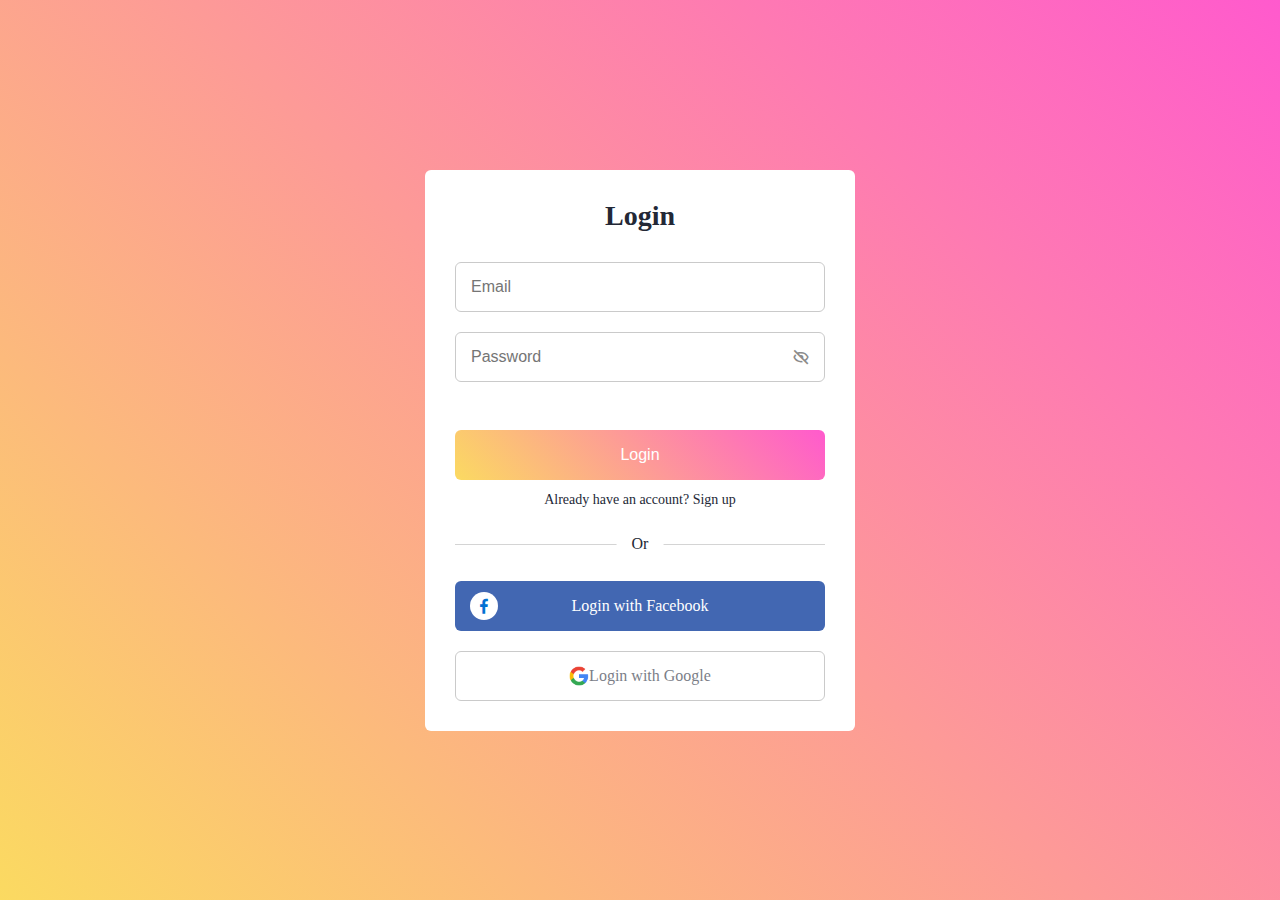
<file: login.html>
<!DOCTYPE html>
<html lang="en">
<head>
    <meta charset="UTF-8">
    <meta http-equiv="X-UA-Compatible" content="IE=edge">
    <meta name="viewport" content="width=device-width, initial-scale=1.0">
    <title>Login</title>
    <link rel="shortcut icon" href="./assets/image/Logo_VPF.png" type="image/x-icon">
    <link rel="stylesheet" href="./assets/css/login.css">
    <!-- Boxicon -->
    <link href='https://unpkg.com/boxicons@2.1.4/css/boxicons.min.css' rel='stylesheet'>
</head>
<body>
    <section class="container forms">
        <div class="form login">
            <div class="form-content">
                <header>Login</header>

                <form action="#">
                    <div class="field input-field">
                        <input type="email" placeholder="Email" class="input">
                    </div>

                    <div class="field input-field">
                        <input type="password" placeholder="Password" class="input">
                        <i class="bx bx-hide eye-icon"></i>
                    </div>

                    <div class="form-link">
                        <a href="#" class="forgot-pass">Forgot password?</a>
                    </div>

                    <div class="field input-field">
                        <button><a href="./index.html">Login</a></button>
                    </div>
                </form>

                <div class="form-link">
                    <span>Already have an account? <a href="./signup.html" class="link signup-link">Sign up</a></span>
                </div>
            </div>

            <div class="line"></div>

            <div class="media-options">
                <a href="#" class="field facebook">
                    <i class="bx bxl-facebook facebook-icon"></i>
                    <span>Login with Facebook</span>
                </a>
            </div>

            <div class="media-options">
                <a href="#" class="field google">
                    <img src="./assets/image/google.png" alt="" class="google-img">
                    <span>Login with Google</span>
                </a>
            </div>
        </div>

        
    </section>

    <!-- JavaScript -->
    <script src="./assets/javascript/login.js"></script>
</body>
</html>
</file>
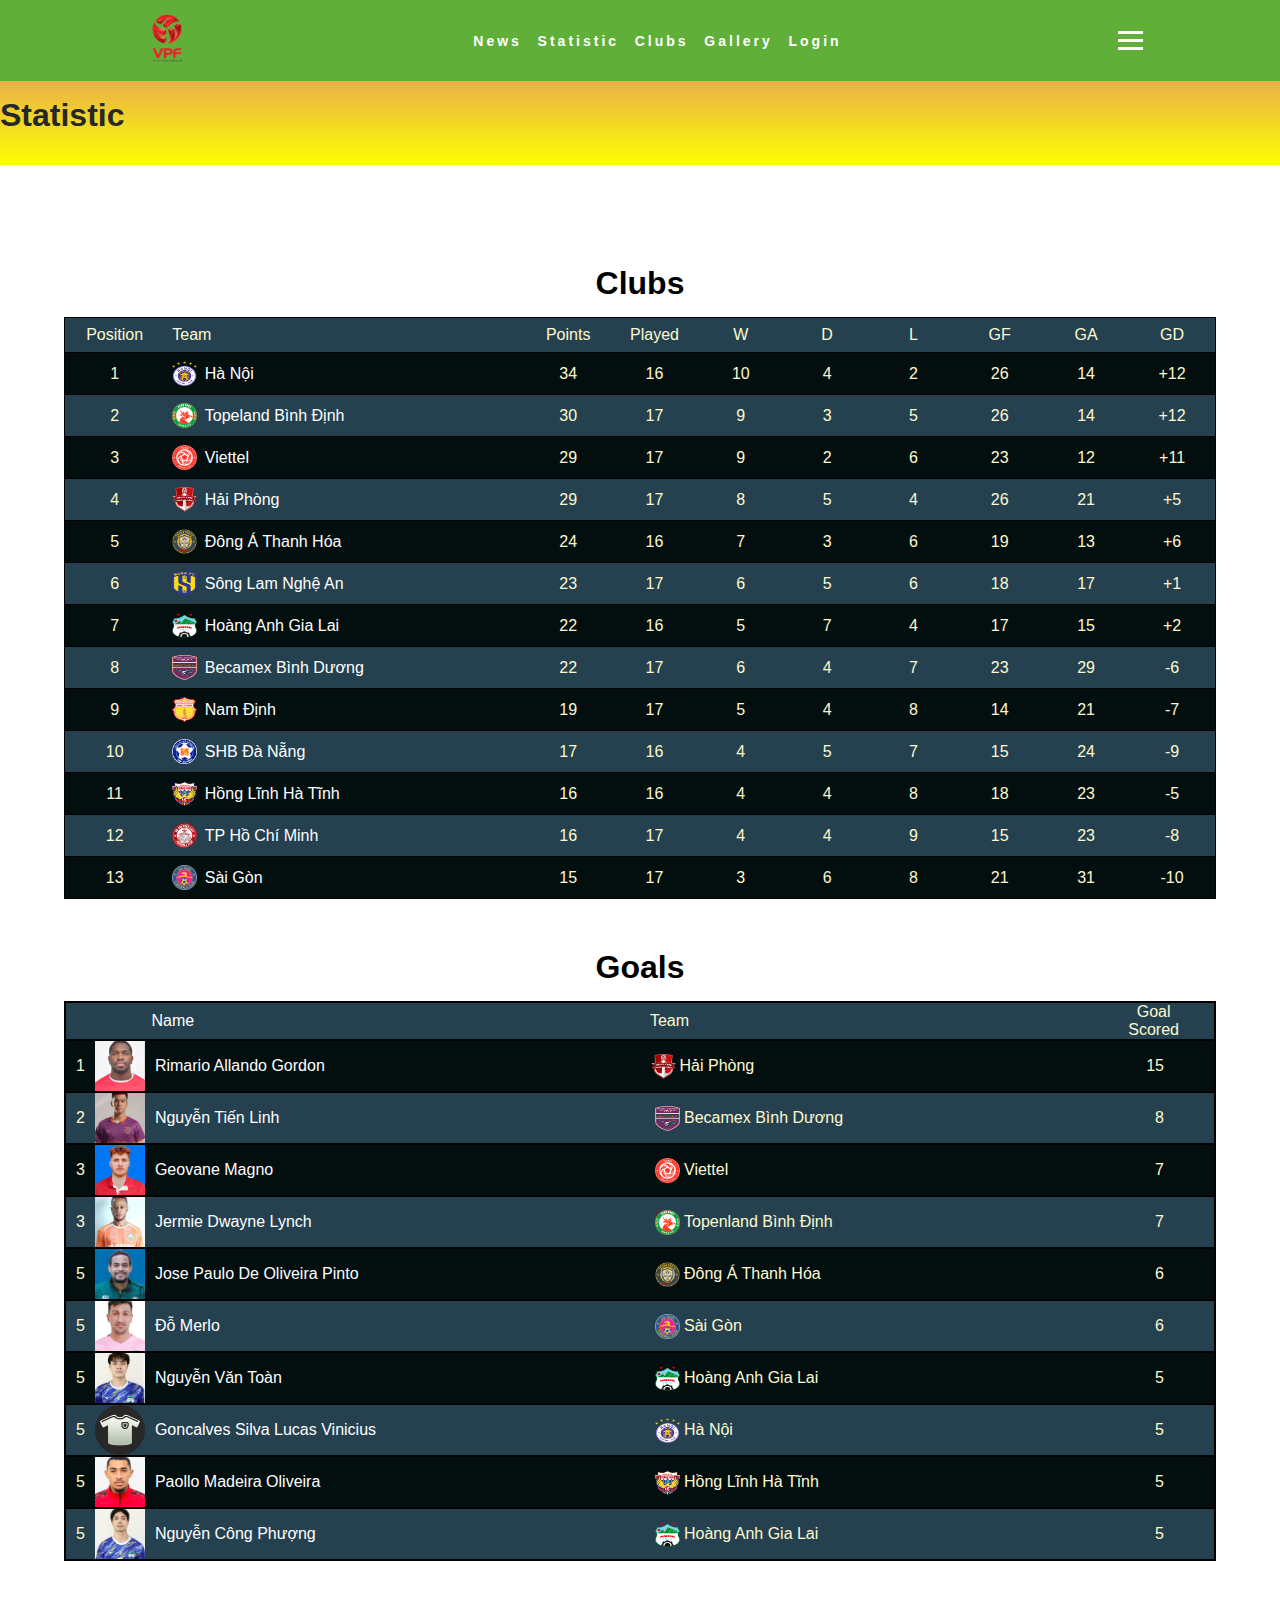
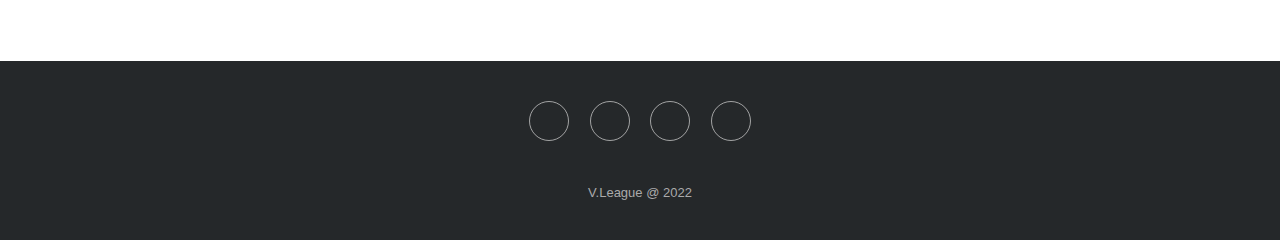
<file: statistic.html>
<!DOCTYPE html>
<html lang="en">
<head>
    <meta charset="UTF-8">
    <meta http-equiv="X-UA-Compatible" content="IE=edge">
    <meta name="viewport" content="width=device-width, initial-scale=1.0">
    <link rel="stylesheet" href="./assets/css/main.css">
    <link rel="stylesheet" href="./assets/css/standing.css">
    <link rel="shortcut icon" href="./assets/image/Logo_VPF.png" type="image/x-icon">
    <link rel="stylesheet" href="https://cdnjs.cloudflare.com/ajax/libs/font-awesome/6.2.0/css/all.min.css"
    integrity="sha512-xh6O/CkQoPOWDdYTDqeRdPCVd1SpvCA9XXcUnZS2FmJNp1coAFzvtCN9BmamE+4aHK8yyUHUSCcJHgXloTyT2A=="
    crossorigin="anonymous" referrerpolicy="no-referrer" />
    <title>Statistic</title>
</head>
<body>
    <div>
        <nav class=" hder d-flex justify-content-between">
            <div class="logo">
                <a href="./index.html"><img src="./assets/image/Logo_VPF.png" alt="" width="50px" height="50px"></a>
            </div>
            <ul class="nav-links">
                <li>
                    <a href="./new.html">News</a>
                </li>
                <li>
                    <a href="./statistic.html">Statistic</a>
                </li>
                <li>
                    <a href="./clubs.html">Clubs</a>
                </li>
                <li>
                    <a href="./photo_gallery.html">Gallery</a>
                </li>
                <li>
                    <a href="./login.html">Login</a>
                </li>
            </ul>
            <div class="burger">
                <div class="line1"></div>
                <div class="line2"></div>
                <div class="line3"></div>
            </div>
        </nav>

        <div class="container-wrapper">
            <div class="container-wrapper-content">
                <h1>Statistic</h1>
            </div>
        </div>
        </div>
        <div class="club">
            <h1>Clubs</h1>
            <table >
               <tr>
                <td>Position</td>
                <td id="team" class="clb">Team</td>
                <td class="table_col"><p>Points</p></td>
                <td class="table_col"><p>Played</p></td>
                <td class="table_col"><p>W</p></td>
                <td class="table_col"><p>D</p></td>
                <td class="table_col"><p>L</p></td>
                <td class="table_col"><p>GF</p></td>
                <td class="table_col"><p>GA</p></td>
                <td class="table_col"><p>GD</p></td>
               </tr>
               <tr>
                <td>1</td>
                <td class="clb">
                    <img src="./assets/image/statistic/Hanoi.png" alt="Ha Noi Fc" width="25px" height="25px">
                    <p class="name_club">Hà Nội</p>
                </td>
                <td class="table_col"><p>34</p></td>
                <td class="table_col"><p>16</p></td>
                <td class="table_col"><p>10</p></td>
                <td class="table_col"><p>4</p></td>
                <td class="table_col"><p>2</p></td>
                <td class="table_col"><p>26</p></td>
                <td class="table_col"><p>14</p></td>
                <td class="table_col"><p>+12</p></td>               
               </tr>
               <tr>
                <td>2</td>
                <td class="clb">
                    <img src="./assets/image/statistic/Binh_Dinh.png" alt="Binh Dinh" width="25px" height="25px">
                    <p class="name_club">Topeland Bình Định</p>
                </td>
                <td class="table_col"><p>30</p></td>
                <td class="table_col"><p>17</p></td>
                <td class="table_col"><p>9</p></td>
                <td class="table_col"><p>3</p></td>
                <td class="table_col"><p>5</p></td>
                <td class="table_col"><p>26</p></td>
                <td class="table_col"><p>14</p></td>
                <td class="table_col"><p>+12</p></td>
               </tr>
               <tr>
                <td>3</td>
                <td class="clb">
                    <img src="./assets/image/statistic/Viettel.png" alt="Viettel" width="25px" height="25px">
                    <p class="name_club">Viettel</p>                    
                </td>
                <td class="table_col"><p>29</p></td>
                <td class="table_col"><p>17</p></td>
                <td class="table_col"><p>9</p></td>
                <td class="table_col"><p>2</p></td>
                <td class="table_col"><p>6</p></td>
                <td class="table_col"><p>23</p></td>
                <td class="table_col"><p>12</p></td>
                <td class="table_col"><p>+11</p></td>
               </tr>
               <tr>
                <td>4</td>
                <td class="clb">
                    <img src="./assets/image/statistic/Hai_Phong.png" alt="Hai Phong" width="25px" height="25px">
                    <p class="name_club">Hải Phòng</p>                   
                </td>
                <td ><p>29</p></td>
                <td><p>17</p></td>
                <td><p>8</p></td>
                <td><p>5</p></td>
                <td><p>4</p></td>
                <td><p>26</p></td>
                <td><p>21</p></td>
                <td><p>+5</p></td>
               </tr>
               <tr>
                <td>5</td>
                <td class="clb">
                    <img src="./assets/image/statistic/Thanh_Hoa.png" alt="Dong A Thanh Hoa" width="25px" height="25px">
                    <p class="name_club">Đông Á Thanh Hóa</p>
                </td>
                <td><p>24</p></td>
                <td><p>16</p></td>
                <td><p>7</p></td>
                <td><p>3</p></td>
                <td><p>6</p></td>
                <td><p>19</p></td>
                <td><p>13</p></td>
                <td><p>+6</p></td>
               </tr>
               <tr>
                <td>6</td>
                <td class="clb">
                    <img src="./assets/image/statistic/Nghe_An.png" alt="Song Lam Nghe An" width="25px" height="25px">
                    <p class="name_club">Sông Lam Nghệ An</p>
                </td>
                <td class="table_col"><p>23</p></td>
                <td class="table_col"><p>17</p></td>
                <td class="table_col"><p>6</p></td>
                <td class="table_col"><p>5</p></td>
                <td class="table_col"><p>6</p></td>
                <td class="table_col"><p>18</p></td>
                <td class="table_col"><p>17</p></td>
                <td class="table_col"><p>+1</p></td>
               </tr>
               <tr>
                <td>7</td>
                <td class="clb">
                    <img src="./assets/image/statistic/HAGL.png" alt="Hoang Anh Gia Lai" width="25px" height="25px">
                    <p class="name_club">Hoàng Anh Gia Lai</p>
                </td>
                <td class="table_col"><p>22</p></td>
                <td class="table_col"><p>16</p></td>
                <td class="table_col"><p>5</p></td>
                <td class="table_col"><p>7</p></td>
                <td class="table_col"><p>4</p></td>
                <td class="table_col"><p>17</p></td>
                <td class="table_col"><p>15</p></td>
                <td class="table_col"><p>+2</p></td>
               </tr>
               <tr>
                <td>8</td>
                <td class="clb">
                    <img src="./assets/image/statistic/Binh_Duong.png" alt="Binh Duong" width="25px" height="25px">
                    <p class="name_club">Becamex Bình Dương</p>
                </td>
                <td class="table_col"><p>22</p></td>
                <td class="table_col"><p>17</p></td>
                <td class="table_col"><p>6</p></td>
                <td class="table_col"><p>4</p></td>
                <td class="table_col"><p>7</p></td>
                <td class="table_col"><p>23</p></td>
                <td class="table_col"><p>29</p></td>
                <td class="table_col"><p>-6</p></td>
               </tr>
               <tr>
                <td>9</td>
                <td class="clb">
                    <img src="./assets/image/statistic/Nam_Dinh.png" alt="Nam Dinh" width="25px" height="25px">
                    <p class="name_club">Nam Định</p>
                </td>
                <td class="table_col"><p>19</p></td>
                <td class="table_col"><p>17</p></td>
                <td class="table_col"><p>5</p></td>
                <td class="table_col"><p>4</p></td>
                <td class="table_col"><p>8</p></td>
                <td class="table_col"><p>14</p></td>
                <td class="table_col"><p>21</p></td>
                <td class="table_col"><p>-7</p></td>
               </tr>
               <tr>
                <td>10</td>
                <td class="clb">
                    <img src="./assets/image/statistic/Da_Nang.png" alt="Da nang" width="25px" height="25px">
                    <p class="name_club">SHB Đà Nẵng</p>
                </td>
                <td class="table_col"><p>17</p></td>
                <td class="table_col"><p>16</p></td>
                <td class="table_col"><p>4</p></td>
                <td class="table_col"><p>5</p></td>
                <td class="table_col"><p>7</p></td>
                <td class="table_col"><p>15</p></td>
                <td class="table_col"><p>24</p></td>
                <td class="table_col"><p>-9</p></td>
               </tr>
               <tr>
                <td>11</td>
                <td class="clb">
                    <img src="./assets/image/statistic/Ha_Tinh.png" alt="Ha Tinh" width="25px" height="25px">
                    <p class="name_club">Hồng Lĩnh Hà Tĩnh</p>
                </td>
                <td class="table_col"><p>16</p></td>
                <td class="table_col"><p>16</p></td>
                <td class="table_col"><p>4</p></td>
                <td class="table_col"><p>4</p></td>
                <td class="table_col"><p>8</p></td>
                <td class="table_col"><p>18</p></td>
                <td class="table_col"><p>23</p></td>
                <td class="table_col"><p>-5</p></td>
               </tr>
               <tr>
                <td>12</td>
                <td class="clb">
                    <img src="./assets/image/statistic/Ho_Chi_minh.png" alt="Ho Chi Minh" width="25px" height="25px">
                    <p class="name_club">TP Hồ Chí Minh</p>
                </td>
                <td class="table_col"><p>16</p></td>
                <td class="table_col"><p>17</p></td>
                <td class="table_col"><p>4</p></td>
                <td class="table_col"><p>4</p></td>
                <td class="table_col"><p>9</p></td>
                <td class="table_col"><p>15</p></td>
                <td class="table_col"><p>23</p></td>
                <td class="table_col"><p>-8</p></td>
               </tr>
               <tr>
                <td>13</td>
                <td class="clb">
                    <img src="./assets/image/statistic/Sai_Gon.webp" alt="Sai Gon" width="25px" height="25px">
                    <p class="name_club">Sài Gòn</p>
                </td>
                <td class="table_col"><p>15</p></td>
                <td class="table_col"><p>17</p></td>
                <td class="table_col"><p>3</p></td>
                <td class="table_col"><p>6</p></td>
                <td class="table_col"><p>8</p></td>
                <td class="table_col"><p>21</p></td>
                <td class="table_col"><p>31</p></td>
                <td class="table_col"><p>-10</p></td>
               </tr>
            </table>
        </div>
        <div class="goals">
            <h1>Goals</h1>
            <table>
                <tr class="goals_round">
                    <td></td>
                    <td class="player_img"></td>
                    <td class="player_scored" style="margin-left: 40px;">Name</td>
                    <td class="team_img">
                        <div class="team-club" style="margin-left:10px ;">Team</div>
                    </td>
                    <td style="margin-right:35px ;"><p>Goal Scored</p></td>
                </tr>
                <tr class="goals_round">
                    <td>1</td>
                    <td class="player_img"><img src="./assets/image/statistic/1.png" alt="Rimario Allando Gordon" style="object-fit: cover;"  ></td>
                    <td class="player_scored">Rimario Allando Gordon</td>
                    <td class="team_img">
                        <div class="team-club">
                            <img src="./assets/image/statistic/Hai_Phong.png" alt="Hai Phong" width="25px" height="25px">
                            <p>Hải Phòng</p>
                        </div>
                    </td>
                    <td><p>15</p></td>
                </tr>
                <tr class="goals_round">
                    <td>2</td>
                    <td class="player_img"><img src="./assets/image/statistic/2.jpg" alt="Nguyễn Tiến Linh" style="object-fit: cover;"></td>
                    <td class="player_scored">Nguyễn Tiến Linh</td>
                    <td class="team_img">
                        <div class="team-club">
                            <img src="./assets/image/statistic/Binh_Duong.png" alt="Binh Duong" width="25px" height="25px">
                            <p>Becamex Bình Dương</p>
                    </td>
                        </div>
                    <td>8</td>
                </tr>
                <tr class="goals_round">
                    <td>3</td>
                    <td class="player_img"><img src="./assets/image/statistic/3.jpg" alt="Geovane Magno" style="object-fit: cover;"></td>
                    <td class="player_scored">Geovane Magno</td>
                    <td class="team_img">
                        <div class="team-club">
                            <img src="./assets/image/statistic/Viettel.png" alt="Viettel" width="25px" height="25px">
                            <p>Viettel</p>
                        </div>
                    </td>
                    <td>7</td>
                </tr>
                <tr class="goals_round">
                    <td>3</td>
                    <td class="player_img"><img src="./assets/image/statistic/4.jpg" alt="Jermie Dwayne Lynch" style="object-fit: cover;"></td>
                    <td class="player_scored">Jermie Dwayne Lynch</td>
                    <td class="team_img">
                        <div class="team-club">
                            <img src="./assets/image/statistic/Binh_Dinh.png" alt="Binh Dinh" width="25px" height="25px">
                            <p>Topenland Bình Định</p>
                        </div>
                    </td>
                    <td>7</td>
                </tr>
                <tr class="goals_round">
                    <td>5</td>
                    <td class="player_img"><img src="./assets/image/statistic/5.jpg" alt="Jose Paulo De Oliveira Pinto" style="object-fit: cover;"></td>
                    <td class="player_scored">Jose Paulo De Oliveira Pinto</td>
                    <td class="team_img">
                        <div class="team-club">
                            <img src="./assets/image/statistic/Thanh_Hoa.png" alt="Dong A Thanh Hoa" width="25px" height="25px">
                            <p>Đông Á Thanh Hóa</p>
                        </div>
                    </td>
                    <td>6</td>
                </tr>
                <tr class="goals_round">
                    <td>5</td>
                    <td class="player_img"><img src="./assets/image/statistic/6.jpg" alt="Đỗ Merlo" style="object-fit: cover;"></td>
                    <td class="player_scored">Đỗ Merlo</td>
                    <td class="team_img">
                       <div class="team-club">
                            <img src="./assets/image/statistic/Sai_Gon.webp" alt="Sai Gon" width="25px" height="25px">
                            <p>Sài Gòn</p>
                       </div>
                    </td>
                    <td>6</td>
                </tr>
                <tr class="goals_round">
                    <td>5</td>
                    <td class="player_img"><img src="./assets/image/statistic/7.jpg" alt="Nguyễn Văn Toàn" style="object-fit: cover;"></td>
                    <td class="player_scored">Nguyễn Văn Toàn</td>
                    <td class="team_img">
                       <div class="team-club">
                            <img src="./assets/image/statistic/HAGL.png" alt="Hoang Anh Gia Lai" width="25px" height="25px">
                            <p>Hoàng Anh Gia Lai</p>
                       </div>
                    </td>
                    <td>5</td>
                </tr>
                <tr class="goals_round">
                    <td>5</td>
                    <td class="player_img"><img src="./assets/image/statistic/8.png" alt="Goncalves Silva Lucas Vinicius" style="object-fit: cover;"></td>
                    <td class="player_scored">Goncalves Silva Lucas Vinicius</td>
                    <td class="team_img">
                        <div class="team-club">
                            <img src="./assets/image/statistic/Hanoi.png" alt="Ha Noi Fc" width="25px" height="25px">
                            <p>Hà Nội</p>
                        </div>
                    </td>
                    <td>5</td>
                </tr>
                <tr class="goals_round">
                    <td>5</td>
                    <td class="player_img"><img src="./assets/image/statistic/9.jpg" alt="Paollo Madeira Oliveira" style="object-fit: cover;"></td>
                    <td class="player_scored">Paollo Madeira Oliveira</td>
                    <td class="team_img">
                       <div class="team-club">
                            <img src="./assets/image/statistic/Ha_Tinh.png" alt="Ha Tinh" width="25px" height="25px">
                            <p>Hồng Lĩnh Hà Tĩnh</p>
                       </div>
                    </td>
                    <td>5</td>
                </tr>
                <tr class="goals_round">
                    <td>5</td>
                    <td class="player_img"><img src="./assets/image/statistic/10.jpg" alt="Nguyễn Công Phượng" style="object-fit: cover;"></td>
                    <td class="player_scored">Nguyễn Công Phượng</td>
                    <td class="team_img">
                        <div class="team-club">
                            <img src="./assets/image/statistic/HAGL.png" alt="Hoang Anh Gia Lai" width="25px" height="25px">
                            <p>Hoàng Anh Gia Lai</p>
                        </div>
                    </td>
                    <td>5</td>
                </tr>
            </table>
        </div>
        <div class="footer">
            <div class="social">
                <a href="#"><i class="fab fa-instagram"></i></a>
                <a href="#"><i class="fab fa-snapchat"></i></a>
                <a href="#"><i class="fab fa-twitter"></i></a>
                <a href="#"><i class="fab fa-facebook-f"></i></a>
            </div>
            <p class="copyright">
                V.League @ 2022
            </p>
        </div>
    </div>
</body>
</html>
</file>
<file: assets/css/login.css>
* {
  margin: 0;
  padding: 0;
  box-sizing: border-box;
}

.container {
  height: 100vh;
  width: 100%;
  display: flex;
  align-items: center;
  justify-content: center;
  background: linear-gradient(45deg, #fbda61, #ff5acd);
  column-gap: 30px;
}

.form {
  position: absolute;
  max-width: 430px;
  width: 100%;
  padding: 30px;
  border-radius: 6px;
  background: #fff;
}

.form.signup {
  opacity: 0;
  pointer-events: none;
}

.forms.show-signup .form.signup{
  opacity: 1;
  pointer-events: auto;
}

.forms.show-signup .form.login{
  opacity: 0;
  pointer-events: none;
}

header {
  font-size: 28px;
  font-weight: 600;
  color: #232836;
  text-align: center;
}

form {
  margin-top: 30px;
}

.form .field {
  position: relative;
  height: 50px;
  width: 100%;
  margin-top: 20px;
  border-radius: 6px;
}

.field input, .field button {
  height: 100%;
  width: 100%;
  border: none;
  font-size: 16px;
  font-weight: 400;
  border-radius: 6px;
}

.field input {
  outline: none;
  padding: 0 15px;
  border: 1px solid #cacaca;
}

.field input:focus {
  border-bottom-width: 2px;
}

.eye-icon {
  position: absolute;
  top: 50%;
  right: 10px;
  transform: translateY(-50%);
  font-size: 18px;
  color: #8b8b8b;
  cursor: pointer;
  padding: 5px;
}

.field button {
  color: #fff;
  background: linear-gradient(45deg, #fbda61, #ff5acd);
  transition: all 0.3s ease;
  cursor: pointer;
}

.field button:hover {
  background: #016dcb;
}

.form-link {
  text-align: center;
  margin-top: 10px;
}

.form-link span,
.form-link span a {
  font-size: 14px;
  font-weight: 400;
  color: #232836;
}

.form a {
  color: #fff;
  text-decoration: none;
}

.form-content a:hover {
  text-decoration: underline;
}

.line {
  position: relative;
  height: 1px;
  width: 100%;
  margin: 36px 0;
  background-color: #d4d4d4;
}

.line::before {
  content: 'Or';
  position: absolute;
  top: 50%;
  left: 50%;
  transform: translate(-50%, -50%);
  background-color: #fff;
  color: #232836;
  padding: 0 15px;
}

.media-options a {
  display: flex;
  align-items: center;
  justify-content: center;
}

a.facebook {
  color: #fff;
  background-color: #4267b2;
}

a.facebook .facebook-icon {
  height: 28px;
  width: 28px;
  color: #0171d3;
  font-size: 20px;
  border-radius: 50%;
  display: flex;
  align-items: center;
  justify-content: center;
  background-color: #fff;
}

.facebook-icon,
.img.google-img {
  position: absolute;
  top: 50%;
  left: 15px;
  transform: translateY(-50%);
}

img {
  width: 20px;
  height: 20px;
}

a.google-img {
  height: 20px;
  width: 20px;
  object-fit: cover;
}

a.google {
  border: 1px solid #cacaca;
}

a.google span {
  font-weight: 500;
  opacity: 0.6;
  color: #232836;
}
</file>
<file: assets/css/standing.css>
* {
    margin:  0 ;
    padding: 0;
    box-sizing: border-box;
}
body {
    text-align: center;
}
/* Header */
nav {
    display: flex;
    justify-content: space-around;
    align-items: center;
    min-height: 9vh;
    background-color: #60AF39;
    font-family: sans-serif;
}

.logo {
    margin: 0 10px;
    color: White;
    text-transform: uppercase;
    letter-spacing: 5px;
    font-size: 20px;
}

.nav-links {
    display: flex;
    justify-content: space-around;
    width: 30%;
}

.nav-links li {
    list-style: none;
}

.nav-links a {
    color: white;
    text-decoration: none;
    letter-spacing: 3px;
    font-weight: bold;
    font-size: 14px;
}

.nav-links a:hover {
    text-decoration: none;
    color: #fbda61;
}

.burger {
    display: block;
    cursor: pointer;
}

.burger div {
    width: 25px;
    height: 3px;
    background-color: white;
    margin: 5px;
    transition: all 0.3s ease;
}

.instructions {
    padding: 50px;
    display: flex;
    justify-content: center;
    align-items: center;
}

@media screen and (max-width:1024px) {
    .nav-links {
        width: 60%;
    }
}

@media screen and (max-width:768px) {
    body {
        overflow-x: hidden;
    }

    .nav-links {
        position: absolute;
        right: 0px;
        height: 92vh;
        top: 8vh;
        background-color: #60AF39;
        display: flex;
        flex-direction: column;
        align-items: center;
        width: 50%;
        transform: translateX(100%);
        transition: transform 0.5s ease-in;
    }

    .nav-links li {
        opacity: 0;
    }

    .burger {
        display: block;
    }
}

.nav-active {
    transform: translateX(0%);
}

@keyframes navLinkFade {
    from {
        opacity: 0;
        transform: translatex(50px);
    }

    to {
        opacity: 1;
        transform: translatex(0px);
    }
}

.toggle .line1 {
    transform: rotate(-45deg) translate(-5px, 6px);
}

.toggle .line2 {
    opacity: 0;
}

.toggle .line3 {
    transform: rotate(45deg) translate(-5px, -6px);
}
h1 {
    margin-bottom: 15px;
}
.club , .goals{
    width: 90%;
    margin: 0 auto;
    margin-top: 100px;
}
.container-wrapper{
    padding-top: 1rem;
    padding-bottom: 1rem;
    position: relative;
    background-image: linear-gradient(to top, #FDFF00, rgb(233, 176, 72));
    color: rgb(37, 40, 42);
    background-repeat: no-repeat;
    background-size: auto 100%;
    width: 100%;
}



.container-wrapper-content{
    width: 100%;
    max-width: 1296px;
    margin: 0px auto;
    position: relative;
    text-align: left;
}
table{
    background-color: rgb(37, 65, 80);
    color: rgb(254, 249, 206);
    width: 100%; 
    border-collapse: collapse;
    border: 1px solid black;
    
}
th, tr {
    border: 1px solid black;
    background-color: rgb(37, 65, 80);
    height: 35px;
   
}  
/* Clubs */
td.table_col {
    width: 7.5%;
}
tr:nth-child(even){
    background-color: rgb(3, 14, 15);
}
.clb {
    display: flex;
    box-sizing: border-box;
    padding: 8px;
    text-align: left;
    width: 100%;
}
.clb img {
    margin-right: 7.5px;
}
.clb p {
    color:rgb(255, 255, 255);
}
.name_club {
    margin-top: 4px;
}
#team.clb {
    color: rgb(254, 249, 206);
}
/* Goals */
.goals {
    margin-top: 50px;
}
.player_scored{
    text-align: left;
    width: 100%;
    color:rgb(255, 255, 255);
    margin-left: 10px;
}

.goals_round td:first-child{
    padding: 10px;
    width: 30px;
}
.goals_round {
    display: flex;
    align-items: center;
    justify-content: space-between;
    height: 100%;
    width: 100%;
}
.player_img {
    display:flex;
    width: 50px;
}
.player_img img {
    width: 50px;
    height: 50px;
}
.team_img {
    width: 100%;
    height: 100%;
    display:flex ;
    align-items: center;
}

.team-club{
    display: flex;
    align-items: center;
    justify-content: center;  
    margin-right: 10px;
}

.team-club > img{
    margin-right: 4px;
}
.goals_round td:last-child {
    margin-right: 50px;
    text-align: center;
}
/* Footer */
.footer {
    background-color: rgb(37, 40, 42);
    /* background-color: rgb(3,14,15); */
    font-weight: 400;
    padding: 40px 0;
    margin-top: 100px;
}

.footer .social {
    text-align: center;
    padding-bottom: 25px;
    color: #4b4c4d;
}

.footer .social a {
    font-size: 24px;
    color: inherit;
    border: 1px solid #ccc;
    width: 40px;
    height: 40px;
    line-height: 38px;
    display: inline-block;
    text-align: center;
    border-radius: 50%;
    margin: 0 8px;
    opacity: 0.75;
}

.footer .social a:hover {
    opacity: 0.9;
    background-color: white;
}

.footer .copyright {
    margin-top: 15px;
    text-align: center;
    font-size: 13px;
    color: #aaa;
}
</file>
<file: assets/css/main.css>
:root {
    --main-color: rgb(37, 40, 42)
}

/* reset CSS */
* {
    box-sizing: border-box;
    padding: 0;
    margin: 0;
}

body {
    height: 1000px;
    font-family: 'Segoe UI', Tahoma, Geneva, Verdana, sans-serif;
}

/* Header */
nav {
    display: flex;
    justify-content: space-around;
    align-items: center;
    min-height: 9vh;
    background-color: #60AF39;
    font-family: sans-serif;
}

.logo {
    margin: 0 10px;
    letter-spacing: 5px;
    font-size: 20px;
}

.nav-links {
    display: flex;
    justify-content: space-around;
    width: 30%;
}

.nav-links li {
    list-style: none;
}

.nav-links a {
    color: white;
    text-decoration: none;
    letter-spacing: 3px;
    font-weight: bold;
    font-size: 14px;
}

.nav-links a:hover {
    text-decoration: none;
    color: #fbda61;
}

.burger {
    display: block;
    cursor: pointer;
}

.burger div {
    width: 25px;
    height: 3px;
    background-color: white;
    margin: 5px;
    transition: all 0.3s ease;
}

@media screen and (max-width:1024px) {
    .nav-links {
        width: 60%;
    }
}

@media screen and (max-width:768px) {
    body {
        overflow-x: hidden;
    }

    .nav-links {
        position: absolute;
        right: 0px;
        height: 92vh;
        top: 8vh;
        background-color: #60AF39;
        display: flex;
        flex-direction: column;
        align-items: center;
        width: 50%;
        transform: translateX(100%);
        transition: transform 0.5s ease-in;
    }

    .nav-links li {
        opacity: 1;
    }

    .burger {
        display: block;
    }
}

.nav-active {
    transform: translateX(0%);
}

@keyframes navLinkFade {
    from {
        opacity: 0;
        transform: translatex(50px);
    }

    to {
        opacity: 1;
        transform: translatex(0px);
    }
}

.toggle .line1 {
    transform: rotate(-45deg) translate(-5px, 6px);
}

.toggle .line2 {
    opacity: 0;
}

.toggle .line3 {
    transform: rotate(45deg) translate(-5px, -6px);
}

/* News */
.news {
    margin: auto;
    padding: 20px;
}

.news h1 {
    font-size: 50px;
    word-break: break-all;
}

.news_lists {
    margin: 8px -16px;
}

.news_lists,
.news_lists>.column {
    padding: 8px;
}

.column {
    float: left;
    width: 25%;
}

/* Clear floats after rows */
.news_lists:after {
    content: "";
    display: table;
    clear: both;
}

/* Content */
.content {
    background-color: white;
    padding: 10px;
}

/* Responsive layout - makes a two column-layout instead of four columns */
@media screen and (max-width: 900px) {
    .column {
        width: 50%;
    }
}

/* Responsive layout - makes the two columns stack on top of each other instead of next to each other */
@media screen and (max-width: 600px) {
    .column {
        width: 100%;
    }
}

/* Clubs */
.clubs {
    display: flex;
    justify-content: center;
    align-items: center;
    min-height: 100vh;
    background: linear-gradient(45deg, #fbda61, #ff5acd);
}

.clubs h3 {
    padding: 5px;
    color: #ee3636;
}

.card {
    position: relative;
    float: left;
    width: 350px;
    height: 190px;
    background-color: #fff;
    border-radius: 20px;
    box-shadow: 0 35px 80px rgba(0, 0, 0, 0.15);
    transition: 0.5s;
}

.card:hover {
    height: 450px;
}

.imgBx {
    position: relative;
    left: 50%;
    top: -50px;
    transform: translateX(-50%);
    width: 150px;
    height: 150px;
    background: #fff;
    border-radius: 20px;
    box-shadow: 0 15px 50px rgba(0, 0, 0, 0.35);
    overflow: hidden;
    transition: 0.5s;
}

.card:hover .imgBx {
    width: 250px;
    height: 250px;
}

.imgBx img {
    position: absolute;
    top: 0;
    left: 0;
    width: 100%;
    height: 100%;
    object-fit: cover;
}

.clubs__content {
    position: absolute;
    width: 100%;
    height: 100%;
    display: flex;
    justify-content: center;
    align-items: flex-end;
    overflow: hidden;
}

.card:hover .clubs__content .details {
    transform: translateY(0px);
}

.details {
    padding: 40px;
 
    text-align: center;
    width: 100%;
    transition: 0.5s;
    transform: translateY(150px);
}

.details h2 {
    font-size: 1.25em;
    font-weight: 600;
    color: #555;
    line-height: 1.2em;
}

.details h2 span {
    font-size: 0.75em;
    font-weight: 500;
    opacity: 0.5;
}

.details .data {
    display: flex;
    justify-content: space-between;
    margin: 20px 0;
}

.details .data h3 {
    font-size: 1em;
    color: #555;
    line-height: 1.2em;
    font-weight: 600;
}

.data h3 span {
    font-size: 0.85em;
    font-weight: 400;
    opacity: 0.5;
}

.details .actionBtn button {
    padding: 10px 30px;
    border-radius: 5px;
    border: none;
    outline: none;
    font-size: 1em;
    font-weight: 500;
    background: #ff5f95;
    color: #fff;
    cursor: pointer;
}

.details .actionBtn button:nth-child(2) {
    border: 1px solid #999;
    color: #999;
    background: #fff;
}

@media screen and (max-width: 600px) {
    .card {
        width: 100%;
    }
}

/* Footer */
.footer {
    background-color:  rgb(37, 40, 42);
    font-weight: 400;
    padding: 40px 0;
}

.footer .social {
    text-align: center;
    padding-bottom: 25px;
    color: #4b4c4d;
}

.footer .social a {
    font-size: 24px;
    color: inherit;
    border: 1px solid #ccc;
    width: 40px;
    height: 40px;
    line-height: 38px;
    display: inline-block;
    text-align: center;
    border-radius: 50%;
    margin: 0 8px;
    opacity: 0.75;
}

.footer .social a:hover {
    opacity: 0.9;
}

.footer .copyright {
    margin-top: 15px;
    text-align: center;
    font-size: 13px;
    color: #aaa;
}
</file>
